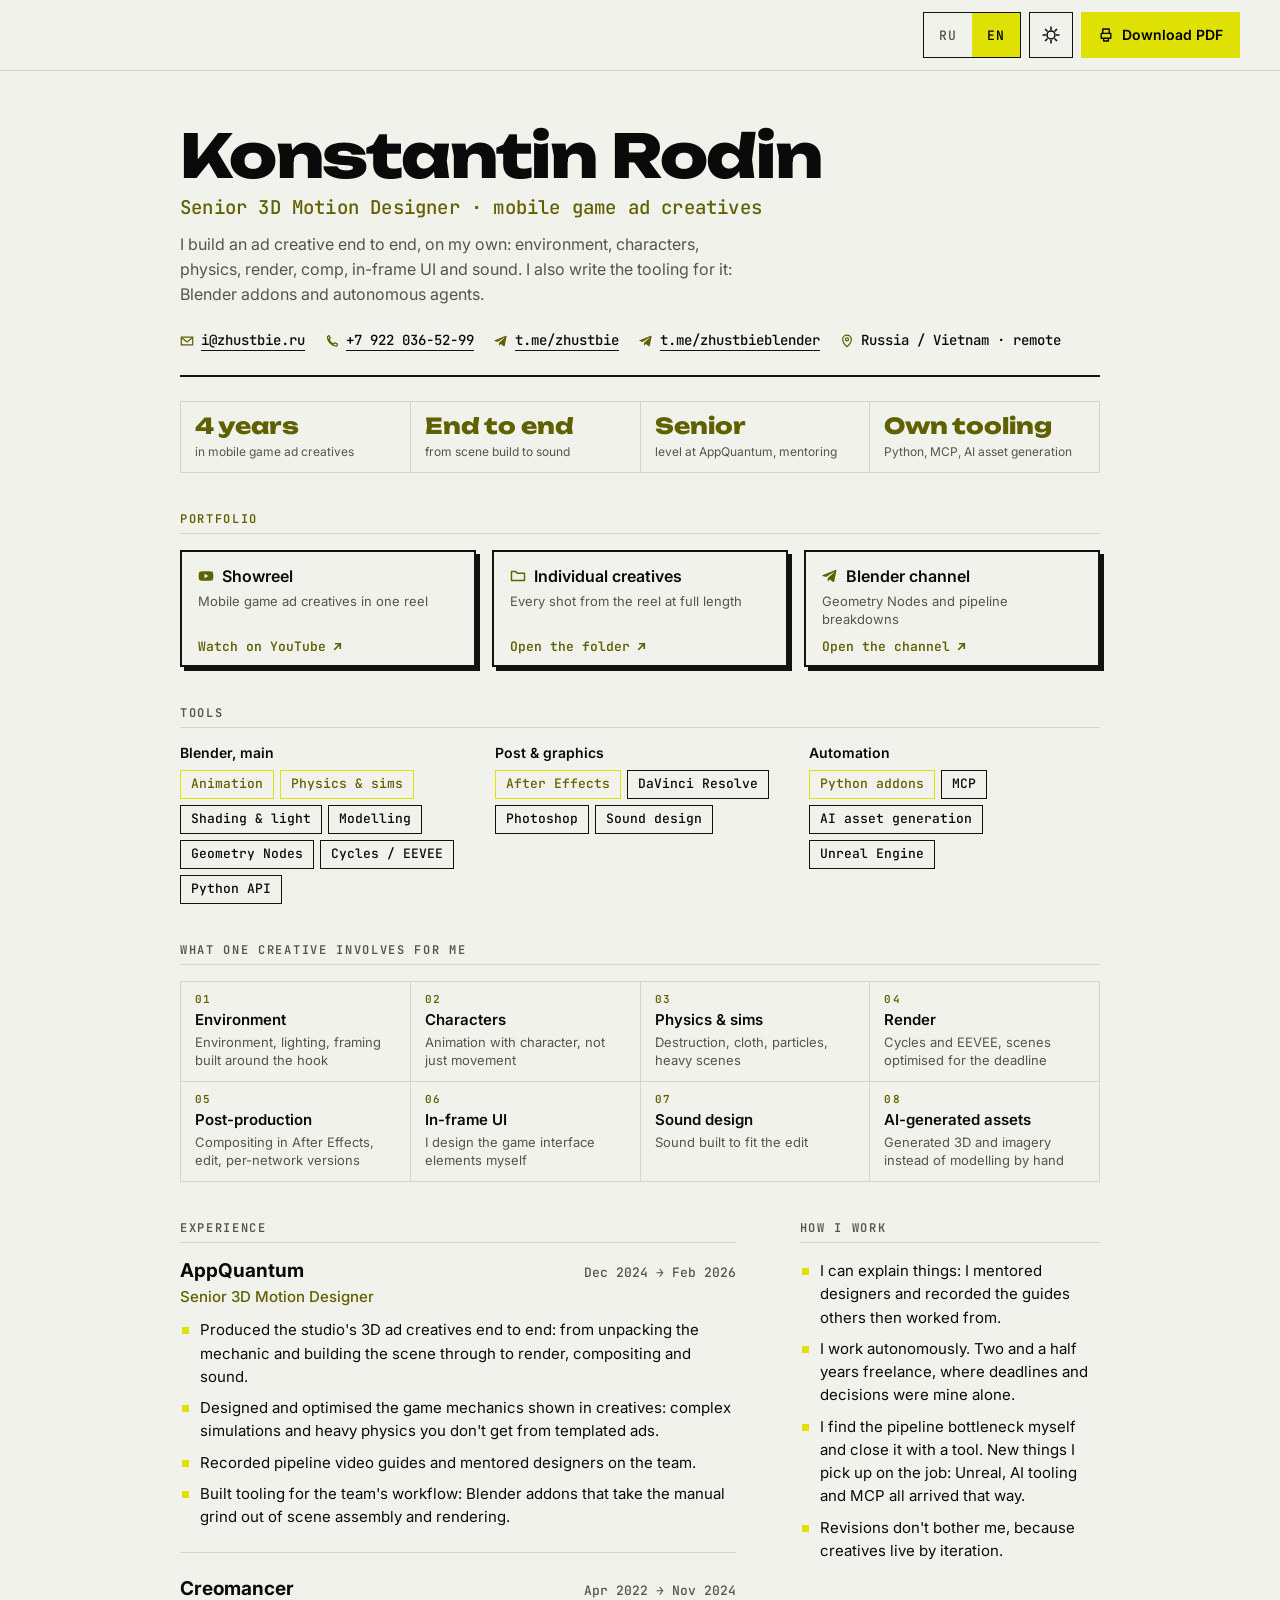
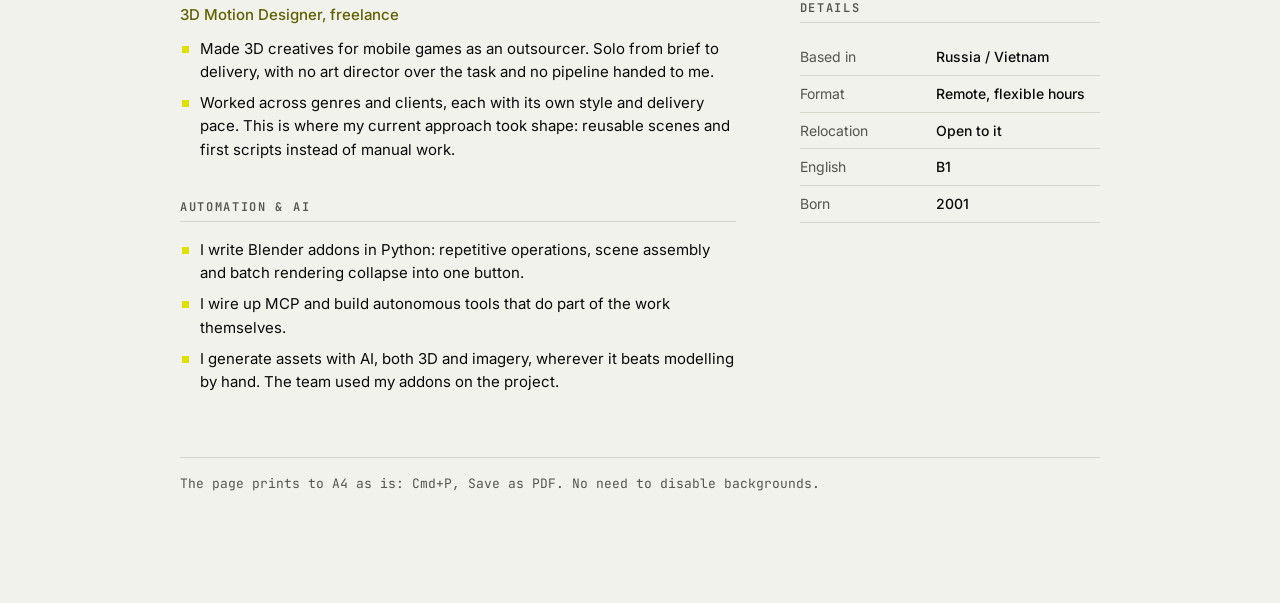
<file: cv/index.html>
<!doctype html>
<html lang="ru" data-theme="dark">
<head>
<meta charset="utf-8">
<meta name="viewport" content="width=device-width, initial-scale=1">
<title>Родин Константин · Senior 3D Motion Designer</title>
<meta name="description" content="Senior 3D Motion Designer. Креативы для мобильных игр целиком: сцена, анимация, физика, композ, звук. Пишу свои аддоны для Blender.">
<meta name="color-scheme" content="dark light">
<meta property="og:title" content="Родин Константин · Senior 3D Motion Designer">
<meta property="og:description" content="Креативы для мобильных игр целиком: сцена, анимация, физика, композ, звук. Плюс свои инструменты автоматизации.">
<meta property="og:type" content="profile">
<link rel="preconnect" href="https://fonts.googleapis.com">
<link rel="preconnect" href="https://fonts.gstatic.com" crossorigin>
<link rel="stylesheet" href="https://fonts.googleapis.com/css2?family=Inter:wght@400;500;600;700&family=JetBrains+Mono:wght@500;600&family=Unbounded:wght@700;800&display=swap">
<link rel="stylesheet" href="cv.css">
<link rel="icon" href="data:image/svg+xml,%3Csvg xmlns='http://www.w3.org/2000/svg' viewBox='0 0 32 32'%3E%3Crect width='32' height='32' fill='%23DFE104'/%3E%3Ctext x='16' y='24' font-family='monospace' font-size='22' font-weight='700' text-anchor='middle' fill='%23000'%3EK%3C/text%3E%3C/svg%3E">
<script>
  // Тему и язык ставим до первой отрисовки, чтобы не мигало.
  (function () {
    var d = document.documentElement;
    try {
      var th = localStorage.getItem('theme');
      if (th === 'light' || th === 'dark') d.dataset.theme = th;
      else if (matchMedia('(prefers-color-scheme: light)').matches) d.dataset.theme = 'light';
      var lg = localStorage.getItem('lang');
      d.lang = (lg === 'en' || lg === 'ru') ? lg
        : ((navigator.language || 'ru').slice(0, 2) === 'ru' ? 'ru' : 'en');
    } catch (err) { /* приватный режим, остаёмся на дефолте */ }
  })();
</script>
</head>
<body>

<!--
  Текст живёт в парах data-ru / data-en. Внутри узла лежит русский вариант,
  чтобы страница читалась и без JS. Меняешь текст, меняй в обоих местах.
  Печать настроена в cv.css, блок @media print: A4, светлая палитра, одна страница.
  Длинных тире в тексте нет намеренно.
-->

<a class="skip" href="#main" data-ru="К содержанию" data-en="Skip to content">К содержанию</a>

<div class="bar noprint">
  <div class="seg" role="group" aria-label="Язык / Language">
    <button type="button" class="seg__b" data-lang="ru" aria-pressed="true">RU</button>
    <button type="button" class="seg__b" data-lang="en" aria-pressed="false">EN</button>
  </div>
  <button type="button" class="icon-b" id="theme" aria-label="Сменить тему"
          data-label-ru="Сменить тему" data-label-en="Toggle theme">
    <svg viewBox="0 0 20 20" width="18" height="18" aria-hidden="true" focusable="false">
      <circle cx="10" cy="10" r="4.4" fill="none" stroke="currentColor" stroke-width="1.7"/>
      <path d="M10 1.4v2.2M10 16.4v2.2M1.4 10h2.2M16.4 10h2.2M4 4l1.6 1.6M14.4 14.4L16 16M16 4l-1.6 1.6M5.6 14.4L4 16"
            stroke="currentColor" stroke-width="1.7" stroke-linecap="square"/>
    </svg>
  </button>
  <button type="button" class="btn" id="print">
    <svg viewBox="0 0 20 20" width="16" height="16" aria-hidden="true" focusable="false">
      <path d="M6 8V2.5h8V8M4 8h12v6h-3v3.5H7V14H4V8zM7 14h6" fill="none"
            stroke="currentColor" stroke-width="1.7" stroke-linejoin="round"/>
    </svg>
    <span data-ru="Скачать PDF" data-en="Download PDF">Скачать PDF</span>
  </button>
</div>

<main class="sheet" id="main">

  <header class="id">
    <h1 class="id__name" data-ru="Родин Константин" data-en="Konstantin Rodin">Родин Константин</h1>
    <p class="id__role" data-ru="Senior 3D Motion Designer · креативы для мобильных игр"
       data-en="Senior 3D Motion Designer · mobile game ad creatives">Senior 3D Motion Designer · креативы для мобильных игр</p>
    <p class="id__tag"
       data-ru="Собираю рекламный ролик целиком и в одиночку: локация, персонажи, физика, рендер, композ, UI и звук. Под это же пишу свои инструменты: аддоны для Blender и автономных агентов."
       data-en="I build an ad creative end to end, on my own: environment, characters, physics, render, comp, in-frame UI and sound. I also write the tooling for it: Blender addons and autonomous agents.">Собираю рекламный ролик целиком и в одиночку: локация, персонажи, физика, рендер, композ, UI и звук. Под это же пишу свои инструменты: аддоны для Blender и автономных агентов.</p>

    <ul class="id__contacts">
      <li><svg viewBox="0 0 16 16" width="14" height="14" aria-hidden="true" focusable="false"><path d="M1.5 3.5h13v9h-13z" fill="none" stroke="currentColor" stroke-width="1.4"/><path d="M1.5 4l6.5 5 6.5-5" fill="none" stroke="currentColor" stroke-width="1.4"/></svg><a href="mailto:i@zhustbie.ru">i@zhustbie.ru</a></li>
      <li><svg viewBox="0 0 16 16" width="14" height="14" aria-hidden="true" focusable="false"><path d="M4.5 1.8 6 4.6 4.6 6.2a9 9 0 0 0 5.2 5.2l1.6-1.4 2.8 1.5-.6 2.4c-4.9.5-11.2-5.8-10.7-10.7z" fill="none" stroke="currentColor" stroke-width="1.4" stroke-linejoin="round"/></svg><a href="tel:+79220365299">+7 922 036-52-99</a></li>
      <li><svg viewBox="0 0 24 24" width="14" height="14" aria-hidden="true" focusable="false"><path d="M21.6 4.3 18.4 20c-.24 1.06-.87 1.32-1.77.82l-4.9-3.6-2.36 2.27c-.26.26-.48.48-.99.48l.35-5 9.1-8.22c.4-.35-.09-.55-.62-.2L5.96 13.63l-4.84-1.5c-1.05-.33-1.07-1.05.22-1.56L20.24 2.9c.88-.32 1.65.2 1.36 1.4Z" fill="currentColor"/></svg><a href="https://t.me/zhustbie" rel="noopener">t.me/zhustbie</a></li>
      <li><svg viewBox="0 0 24 24" width="14" height="14" aria-hidden="true" focusable="false"><path d="M21.6 4.3 18.4 20c-.24 1.06-.87 1.32-1.77.82l-4.9-3.6-2.36 2.27c-.26.26-.48.48-.99.48l.35-5 9.1-8.22c.4-.35-.09-.55-.62-.2L5.96 13.63l-4.84-1.5c-1.05-.33-1.07-1.05.22-1.56L20.24 2.9c.88-.32 1.65.2 1.36 1.4Z" fill="currentColor"/></svg><a href="https://t.me/zhustbieblender" rel="noopener">t.me/zhustbieblender</a></li>
      <li><svg viewBox="0 0 16 16" width="14" height="14" aria-hidden="true" focusable="false"><path d="M8 14.5s5-4.6 5-8.3a5 5 0 1 0-10 0c0 3.7 5 8.3 5 8.3z" fill="none" stroke="currentColor" stroke-width="1.4" stroke-linejoin="round"/><circle cx="8" cy="6.1" r="1.8" fill="none" stroke="currentColor" stroke-width="1.4"/></svg><span data-ru="Россия / Вьетнам · удалённо" data-en="Russia / Vietnam · remote">Россия / Вьетнам · удалённо</span></li>
    </ul>
  </header>

  <ul class="stats">
    <li class="stat">
      <span class="stat__n" data-ru="4 года" data-en="4 years">4 года</span>
      <span class="stat__l" data-ru="в креативах для мобильных игр" data-en="in mobile game ad creatives">в креативах для мобильных игр</span>
    </li>
    <li class="stat">
      <span class="stat__n" data-ru="Весь ролик" data-en="End to end">Весь ролик</span>
      <span class="stat__l" data-ru="от сборки сцены до звука" data-en="from scene build to sound">от сборки сцены до звука</span>
    </li>
    <li class="stat">
      <span class="stat__n" data-ru="Senior" data-en="Senior">Senior</span>
      <span class="stat__l" data-ru="уровень в AppQuantum, менторство" data-en="level at AppQuantum, mentoring">уровень в AppQuantum, менторство</span>
    </li>
    <li class="stat">
      <span class="stat__n" data-ru="Свои аддоны" data-en="Own tooling">Свои аддоны</span>
      <span class="stat__l" data-ru="Python, MCP, генерация ассетов" data-en="Python, MCP, AI asset generation">Python, MCP, генерация ассетов</span>
    </li>
  </ul>

  <section class="sec band band--work">
    <h2 class="sec__h" data-ru="Портфолио" data-en="Portfolio">Портфолио</h2>
    <ul class="links">
      <li>
        <a href="https://youtube.com/shorts/SiLq6lMpyZw" rel="noopener">
          <span class="links__top">
            <svg viewBox="0 0 24 24" width="16" height="16" aria-hidden="true" focusable="false"><path d="M22.5 7.2a2.8 2.8 0 0 0-1.95-1.97C18.8 4.75 12 4.75 12 4.75s-6.8 0-8.55.48A2.8 2.8 0 0 0 1.5 7.2 29 29 0 0 0 1 12a29 29 0 0 0 .5 4.8 2.8 2.8 0 0 0 1.95 1.97c1.75.48 8.55.48 8.55.48s6.8 0 8.55-.48a2.8 2.8 0 0 0 1.95-1.97A29 29 0 0 0 23 12a29 29 0 0 0-.5-4.8ZM9.8 15.3V8.7l5.7 3.3-5.7 3.3Z" fill="currentColor"/></svg>
            <b data-ru="Шоурил" data-en="Showreel">Шоурил</b>
          </span>
          <span class="links__d" data-ru="Креативы для мобильных игр одним роликом" data-en="Mobile game ad creatives in one reel">Креативы для мобильных игр одним роликом</span>
          <span class="links__go">
            <span data-ru="Смотреть на YouTube" data-en="Watch on YouTube">Смотреть на YouTube</span>
            <svg viewBox="0 0 12 12" width="11" height="11" aria-hidden="true" focusable="false"><path d="M3 9L9 3M9 3H4.2M9 3v4.8" fill="none" stroke="currentColor" stroke-width="1.8" stroke-linecap="square"/></svg>
          </span>
        </a>
      </li>
      <li>
        <a href="https://drive.google.com/drive/folders/1ompWpY8P0w0VcyCHx4pkRHE7vA1CYTzW" rel="noopener">
          <span class="links__top">
            <svg viewBox="0 0 16 16" width="16" height="16" aria-hidden="true" focusable="false"><path d="M1.5 3.5h4.2l1.5 1.8h7.3v7.2h-13z" fill="none" stroke="currentColor" stroke-width="1.4" stroke-linejoin="round"/></svg>
            <b data-ru="Ролики по отдельности" data-en="Individual creatives">Ролики по отдельности</b>
          </span>
          <span class="links__d" data-ru="Все работы из рила полными версиями" data-en="Every shot from the reel at full length">Все работы из рила полными версиями</span>
          <span class="links__go">
            <span data-ru="Открыть папку" data-en="Open the folder">Открыть папку</span>
            <svg viewBox="0 0 12 12" width="11" height="11" aria-hidden="true" focusable="false"><path d="M3 9L9 3M9 3H4.2M9 3v4.8" fill="none" stroke="currentColor" stroke-width="1.8" stroke-linecap="square"/></svg>
          </span>
        </a>
      </li>
      <li>
        <a href="https://t.me/zhustbieblender" rel="noopener">
          <span class="links__top">
            <svg viewBox="0 0 24 24" width="16" height="16" aria-hidden="true" focusable="false"><path d="M21.6 4.3 18.4 20c-.24 1.06-.87 1.32-1.77.82l-4.9-3.6-2.36 2.27c-.26.26-.48.48-.99.48l.35-5 9.1-8.22c.4-.35-.09-.55-.62-.2L5.96 13.63l-4.84-1.5c-1.05-.33-1.07-1.05.22-1.56L20.24 2.9c.88-.32 1.65.2 1.36 1.4Z" fill="currentColor"/></svg>
            <b data-ru="Канал про Blender" data-en="Blender channel">Канал про Blender</b>
          </span>
          <span class="links__d" data-ru="Разборы Geometry Nodes и пайплайна" data-en="Geometry Nodes and pipeline breakdowns">Разборы Geometry Nodes и пайплайна</span>
          <span class="links__go">
            <span data-ru="Открыть канал" data-en="Open the channel">Открыть канал</span>
            <svg viewBox="0 0 12 12" width="11" height="11" aria-hidden="true" focusable="false"><path d="M3 9L9 3M9 3H4.2M9 3v4.8" fill="none" stroke="currentColor" stroke-width="1.8" stroke-linecap="square"/></svg>
          </span>
        </a>
      </li>
    </ul>
  </section>

  <section class="sec band">
    <h2 class="sec__h" data-ru="Инструменты" data-en="Tools">Инструменты</h2>
    <div class="skills">
      <div class="skill">
        <p class="skill__h" data-ru="Blender, основной" data-en="Blender, main">Blender, основной</p>
        <ul class="tags">
          <li class="tag tag--key" data-ru="Анимация" data-en="Animation">Анимация</li>
          <li class="tag tag--key" data-ru="Физика и симуляции" data-en="Physics &amp; sims">Физика и симуляции</li>
          <li class="tag" data-ru="Шейдинг и свет" data-en="Shading &amp; light">Шейдинг и свет</li>
          <li class="tag" data-ru="Моделинг" data-en="Modelling">Моделинг</li>
          <li class="tag">Geometry Nodes</li>
          <li class="tag">Cycles / EEVEE</li>
          <li class="tag">Python API</li>
        </ul>
      </div>
      <div class="skill">
        <p class="skill__h" data-ru="Постпрод и графика" data-en="Post &amp; graphics">Постпрод и графика</p>
        <ul class="tags">
          <li class="tag tag--key">After Effects</li>
          <li class="tag">DaVinci Resolve</li>
          <li class="tag">Photoshop</li>
          <li class="tag" data-ru="Саунд-дизайн" data-en="Sound design">Саунд-дизайн</li>
        </ul>
      </div>
      <div class="skill">
        <p class="skill__h" data-ru="Автоматизация" data-en="Automation">Автоматизация</p>
        <ul class="tags">
          <li class="tag tag--key" data-ru="Аддоны на Python" data-en="Python addons">Аддоны на Python</li>
          <li class="tag">MCP</li>
          <li class="tag" data-ru="Генерация ассетов" data-en="AI asset generation">Генерация ассетов</li>
          <li class="tag">Unreal Engine</li>
        </ul>
      </div>
    </div>
  </section>

  <section class="sec band">
    <h2 class="sec__h" data-ru="Что закрываю в одном ролике" data-en="What one creative involves for me">Что закрываю в одном ролике</h2>
    <ul class="pipe">
      <li>
        <span class="pipe__n">01</span>
        <span class="pipe__t" data-ru="Локация и сцена" data-en="Environment">Локация и сцена</span>
        <span class="pipe__d" data-ru="Окружение, свет, композиция кадра под хук" data-en="Environment, lighting, framing built around the hook">Окружение, свет, композиция кадра под хук</span>
      </li>
      <li>
        <span class="pipe__n">02</span>
        <span class="pipe__t" data-ru="Персонажи" data-en="Characters">Персонажи</span>
        <span class="pipe__d" data-ru="Анимация и характер движения" data-en="Animation with character, not just movement">Анимация и характер движения</span>
      </li>
      <li>
        <span class="pipe__n">03</span>
        <span class="pipe__t" data-ru="Физика и симуляции" data-en="Physics &amp; sims">Физика и симуляции</span>
        <span class="pipe__d" data-ru="Разрушения, ткань, частицы, тяжёлые сцены" data-en="Destruction, cloth, particles, heavy scenes">Разрушения, ткань, частицы, тяжёлые сцены</span>
      </li>
      <li>
        <span class="pipe__n">04</span>
        <span class="pipe__t" data-ru="Рендер" data-en="Render">Рендер</span>
        <span class="pipe__d" data-ru="Cycles и EEVEE, оптимизация сцены под сроки" data-en="Cycles and EEVEE, scenes optimised for the deadline">Cycles и EEVEE, оптимизация сцены под сроки</span>
      </li>
      <li>
        <span class="pipe__n">05</span>
        <span class="pipe__t" data-ru="Постпродакшн" data-en="Post-production">Постпродакшн</span>
        <span class="pipe__d" data-ru="Композ в After Effects, монтаж, версии под площадки" data-en="Compositing in After Effects, edit, per-network versions">Композ в After Effects, монтаж, версии под площадки</span>
      </li>
      <li>
        <span class="pipe__n">06</span>
        <span class="pipe__t" data-ru="UI в кадре" data-en="In-frame UI">UI в кадре</span>
        <span class="pipe__d" data-ru="Интерфейс и элементы игры рисую сам" data-en="I design the game interface elements myself">Интерфейс и элементы игры рисую сам</span>
      </li>
      <li>
        <span class="pipe__n">07</span>
        <span class="pipe__t" data-ru="Саунд-дизайн" data-en="Sound design">Саунд-дизайн</span>
        <span class="pipe__d" data-ru="Звук собираю под монтаж" data-en="Sound built to fit the edit">Звук собираю под монтаж</span>
      </li>
      <li>
        <span class="pipe__n">08</span>
        <span class="pipe__t" data-ru="Ассеты через нейросети" data-en="AI-generated assets">Ассеты через нейросети</span>
        <span class="pipe__d" data-ru="Генерация 3D и изображений вместо ручного моделинга" data-en="Generated 3D and imagery instead of modelling by hand">Генерация 3D и изображений вместо ручного моделинга</span>
      </li>
    </ul>
  </section>

  <div class="cols">

    <div>
      <section class="sec">
        <h2 class="sec__h" data-ru="Опыт работы" data-en="Experience">Опыт работы</h2>

        <article class="job">
          <div class="job__top">
            <span class="job__co">AppQuantum</span>
            <span class="job__when" data-ru="дек 2024 → фев 2026" data-en="Dec 2024 → Feb 2026">дек 2024 → фев 2026</span>
          </div>
          <p class="job__role" data-ru="Senior 3D Motion Designer" data-en="Senior 3D Motion Designer">Senior 3D Motion Designer</p>
          <ul class="bullets">
            <li data-ru="Делал 3D-креативы для проектов студии целиком: от разбора механики и сборки сцены до рендера, композа и звука."
                data-en="Produced the studio's 3D ad creatives end to end: from unpacking the mechanic and building the scene through to render, compositing and sound.">Делал 3D-креативы для проектов студии целиком: от разбора механики и сборки сцены до рендера, композа и звука.</li>
            <li data-ru="Разрабатывал и оптимизировал игровые механики для роликов: сложные симуляции и большие объёмы физики, которых не бывает в шаблонных креативах."
                data-en="Designed and optimised the game mechanics shown in creatives: complex simulations and heavy physics you don't get from templated ads.">Разрабатывал и оптимизировал игровые механики для роликов: сложные симуляции и большие объёмы физики, которых не бывает в шаблонных креативах.</li>
            <li data-ru="Снимал обучающие видео-гайды по пайплайну и вёл менторство дизайнеров команды."
                data-en="Recorded pipeline video guides and mentored designers on the team.">Снимал обучающие видео-гайды по пайплайну и вёл менторство дизайнеров команды.</li>
            <li data-ru="Собирал инструменты под задачи команды: аддоны для Blender, которые убирают ручную рутину из сборки сцен и рендера."
                data-en="Built tooling for the team's workflow: Blender addons that take the manual grind out of scene assembly and rendering.">Собирал инструменты под задачи команды: аддоны для Blender, которые убирают ручную рутину из сборки сцен и рендера.</li>
          </ul>
        </article>

        <article class="job">
          <div class="job__top">
            <span class="job__co">Creomancer</span>
            <span class="job__when" data-ru="апр 2022 → ноя 2024" data-en="Apr 2022 → Nov 2024">апр 2022 → ноя 2024</span>
          </div>
          <p class="job__role" data-ru="3D Motion Designer, фриланс" data-en="3D Motion Designer, freelance">3D Motion Designer, фриланс</p>
          <ul class="bullets">
            <li data-ru="Делал 3D-креативы для мобильных игр на аутсорсе. В одиночку от брифа до сдачи, без арт-директора над задачей и без готового пайплайна."
                data-en="Made 3D creatives for mobile games as an outsourcer. Solo from brief to delivery, with no art director over the task and no pipeline handed to me.">Делал 3D-креативы для мобильных игр на аутсорсе. В одиночку от брифа до сдачи, без арт-директора над задачей и без готового пайплайна.</li>
            <li data-ru="Работал в разных жанрах и с разными заказчиками, у каждого свой стиль и темп сдачи. Здесь сложился нынешний подход: переиспользуемые сцены и первые скрипты вместо ручной работы."
                data-en="Worked across genres and clients, each with its own style and delivery pace. This is where my current approach took shape: reusable scenes and first scripts instead of manual work.">Работал в разных жанрах и с разными заказчиками, у каждого свой стиль и темп сдачи. Здесь сложился нынешний подход: переиспользуемые сцены и первые скрипты вместо ручной работы.</li>
          </ul>
        </article>
      </section>

      <section class="sec">
        <h2 class="sec__h" data-ru="Автоматизация и нейросети" data-en="Automation &amp; AI">Автоматизация и нейросети</h2>
        <ul class="bullets">
          <li data-ru="Пишу аддоны для Blender на Python: повторяющиеся операции, сборка сцен и батч-рендер уходят в одну кнопку."
              data-en="I write Blender addons in Python: repetitive operations, scene assembly and batch rendering collapse into one button.">Пишу аддоны для Blender на Python: повторяющиеся операции, сборка сцен и батч-рендер уходят в одну кнопку.</li>
          <li data-ru="Подключаю MCP и собираю автономные инструменты, которые делают часть работы сами."
              data-en="I wire up MCP and build autonomous tools that do part of the work themselves.">Подключаю MCP и собираю автономные инструменты, которые делают часть работы сами.</li>
          <li data-ru="Генерирую ассеты нейросетями, 3D и изображения, там где это быстрее ручного моделинга. Аддонами пользовалась команда на проекте."
              data-en="I generate assets with AI, both 3D and imagery, wherever it beats modelling by hand. The team used my addons on the project.">Генерирую ассеты нейросетями, 3D и изображения, там где это быстрее ручного моделинга. Аддонами пользовалась команда на проекте.</li>
        </ul>
      </section>
    </div>

    <aside>
      

      <section class="sec">
        <h2 class="sec__h" data-ru="Как я работаю" data-en="How I work">Как я работаю</h2>
        <ul class="bullets">
          <li data-ru="Умею объяснять: вёл менторство и записывал гайды, по которым потом работали другие."
              data-en="I can explain things: I mentored designers and recorded the guides others then worked from.">Умею объяснять: вёл менторство и записывал гайды, по которым потом работали другие.</li>
          <li data-ru="Работаю автономно. Два с половиной года фриланса, где сроки и решения были только на мне."
              data-en="I work autonomously. Two and a half years freelance, where deadlines and decisions were mine alone.">Работаю автономно. Два с половиной года фриланса, где сроки и решения были только на мне.</li>
          <li data-ru="Узкое место в пайплайне нахожу сам и закрываю инструментом. Новое осваиваю на ходу: Unreal, нейросети и MCP пришли в работу именно так."
              data-en="I find the pipeline bottleneck myself and close it with a tool. New things I pick up on the job: Unreal, AI tooling and MCP all arrived that way.">Узкое место в пайплайне нахожу сам и закрываю инструментом. Новое осваиваю на ходу: Unreal, нейросети и MCP пришли в работу именно так.</li>
          <li data-ru="Спокойно отношусь к правкам, потому что креатив живёт итерациями."
              data-en="Revisions don't bother me, because creatives live by iteration.">Спокойно отношусь к правкам, потому что креатив живёт итерациями.</li>
        </ul>
      </section>

      <section class="sec">
        <h2 class="sec__h" data-ru="О себе" data-en="Details">О себе</h2>
        <dl class="facts">
          <div>
            <dt data-ru="Где я" data-en="Based in">Где я</dt>
            <dd data-ru="Россия / Вьетнам" data-en="Russia / Vietnam">Россия / Вьетнам</dd>
          </div>
          <div>
            <dt data-ru="Формат" data-en="Format">Формат</dt>
            <dd data-ru="Удалённо, гибкий график" data-en="Remote, flexible hours">Удалённо, гибкий график</dd>
          </div>
          <div>
            <dt data-ru="Переезд" data-en="Relocation">Переезд</dt>
            <dd data-ru="Возможен" data-en="Open to it">Возможен</dd>
          </div>
          <div>
            <dt data-ru="Английский" data-en="English">Английский</dt>
            <dd data-ru="B1" data-en="B1">B1</dd>
          </div>
          <div>
            <dt data-ru="Год рождения" data-en="Born">Год рождения</dt>
            <dd data-ru="2001" data-en="2001">2001</dd>
          </div>
        </dl>
      </section>
    </aside>

  </div>

  <p class="foot noprint"
     data-ru="Страница печатается в A4 без правок: Cmd+P, «Сохранить как PDF». Фон отключать не нужно."
     data-en="The page prints to A4 as is: Cmd+P, Save as PDF. No need to disable backgrounds.">Страница печатается в A4 без правок: Cmd+P, «Сохранить как PDF». Фон отключать не нужно.</p>

</main>

<script src="cv.js"></script>
</body>
</html>
</file>
<file: cv/cv.css>
/* Токены наследуют портфолио: тёмная — база, светлая перекрывает. */
:root {
  --bg: #0A0A0B;
  --bg-2: #101012;
  --fg: #F4F4F0;
  --muted: #9A9A93;
  --card: #131315;
  --border: #2B2B30;
  --line: #1E1E22;
  --accent: #DFE104;
  --accent-ink: #DFE104;
  --on-accent: #000000;
  --shadow: none;

  --sp-1: 8px;  --sp-2: 16px; --sp-3: 24px;
  --sp-4: 40px; --sp-5: 64px; --sp-6: 96px;

  --f-disp: "Unbounded", "Inter", system-ui, sans-serif;
  --f-body: "Inter", system-ui, -apple-system, "Segoe UI", sans-serif;
  --f-mono: "JetBrains Mono", ui-monospace, "SF Mono", Menlo, monospace;

  --t: 120ms cubic-bezier(.2, .7, .3, 1);
}

[data-theme="light"] {
  --bg: #F2F2EC;
  --bg-2: #E8E8E0;
  --fg: #0A0A0B;
  --muted: #55554E;
  --card: #FFFFFF;
  --border: #12120F;
  --line: #D6D6CC;
  --accent-ink: #5F6100;   /* 5.8:1 на #F2F2EC */
  --shadow: 4px 4px 0 var(--border);
}

*, *::before, *::after { box-sizing: border-box; }

body {
  margin: 0;
  background: var(--bg);
  color: var(--fg);
  font: 400 16px/1.55 var(--f-body);
  -webkit-font-smoothing: antialiased;
}

ul { list-style: none; margin: 0; padding: 0; }
a { color: inherit; }

:where(a, button):focus-visible {
  outline: 3px solid var(--accent);
  outline-offset: 3px;
}

.skip {
  position: absolute; left: -9999px; top: 0; z-index: 50;
  background: var(--accent); color: var(--on-accent);
  padding: 12px 16px; font-weight: 600;
}
.skip:focus { left: 8px; top: 8px; }

/* ── Панель управления ──────────────────────────────── */
.bar {
  position: sticky; top: 0; z-index: 20;
  display: flex; justify-content: flex-end; gap: var(--sp-1);
  padding: 12px clamp(16px, 4vw, 40px);
  background: color-mix(in srgb, var(--bg) 88%, transparent);
  backdrop-filter: blur(8px);
  border-bottom: 1px solid var(--line);
}

.seg { display: flex; border: 1px solid var(--border); }
.seg__b {
  min-height: 44px; min-width: 48px;
  background: transparent; color: var(--muted);
  border: 0; font: 500 13px/1 var(--f-mono); letter-spacing: .04em;
  cursor: pointer; transition: color var(--t), background var(--t);
}
.seg__b[aria-pressed="true"] { background: var(--accent); color: var(--on-accent); }
.seg__b:hover:not([aria-pressed="true"]) { color: var(--fg); }

.icon-b {
  display: grid; place-items: center;
  min-width: 44px; min-height: 44px;
  background: transparent; color: var(--fg);
  border: 1px solid var(--border); cursor: pointer;
  transition: background var(--t), color var(--t);
}
.icon-b:hover { background: var(--accent); color: var(--on-accent); border-color: var(--accent); }

.btn {
  display: inline-flex; align-items: center; gap: 8px;
  min-height: 44px; padding: 0 16px;
  background: var(--accent); color: var(--on-accent);
  border: 1px solid var(--accent);
  font: 600 14px/1 var(--f-body); cursor: pointer;
  transition: filter var(--t);
}
.btn:hover { filter: brightness(1.08); }

/* ── Каркас ─────────────────────────────────────────── */
.sheet {
  max-width: 1000px;
  margin: 0 auto;
  padding: clamp(24px, 5vw, 56px) clamp(16px, 4vw, 40px) var(--sp-6);
}

/* ── Шапка ──────────────────────────────────────────── */
.id { border-bottom: 2px solid var(--border); padding-bottom: var(--sp-3); }

.id__name {
  margin: 0;
  font: 800 clamp(34px, 7vw, 60px)/0.98 var(--f-disp);
  letter-spacing: -0.02em;
}

.id__role {
  margin: 10px 0 0;
  font: 500 clamp(15px, 2.4vw, 19px)/1.3 var(--f-mono);
  color: var(--accent-ink);
  letter-spacing: .01em;
}

.id__tag { margin: 12px 0 0; max-width: 58ch; color: var(--muted); }

.id__contacts {
  display: flex; flex-wrap: wrap; gap: 6px 20px;
  margin-top: var(--sp-3);
  font: 500 14px/1.4 var(--f-mono);
}
.id__contacts a { text-decoration: none; border-bottom: 1px solid var(--border); }
.id__contacts a:hover { border-color: var(--accent); color: var(--accent-ink); }
.id__contacts li { display: flex; align-items: center; gap: 7px; }
.id__contacts svg { flex: none; color: var(--accent-ink); }

/* ── Цифры ──────────────────────────────────────────── */
.stats {
  display: grid; gap: 1px;
  grid-template-columns: 1fr;
  margin: var(--sp-3) 0;
  background: var(--line);
  border: 1px solid var(--line);
}
/* Только 1, 2 или 4 колонки: при трёх остаётся пустая ячейка. */
@media (min-width: 480px) { .stats { grid-template-columns: repeat(2, 1fr); } }
@media (min-width: 900px) { .stats { grid-template-columns: repeat(4, 1fr); } }
.stat { background: var(--bg); padding: 12px 14px; }
.stat__n {
  display: block;
  font: 800 clamp(17px, 2.1vw, 22px)/1.1 var(--f-disp);
  color: var(--accent-ink);
}
.stat__l { display: block; margin-top: 5px; font-size: 12px; color: var(--muted); line-height: 1.35; }

/* ── Колонки ────────────────────────────────────────── */
.cols { display: grid; gap: var(--sp-4); }
@media (min-width: 900px) {
  .cols { grid-template-columns: minmax(0, 1.85fr) minmax(0, 1fr); gap: var(--sp-5); }
}

.sec + .sec { margin-top: var(--sp-4); }

.sec__h {
  margin: 0 0 var(--sp-2);
  padding-bottom: 8px;
  border-bottom: 1px solid var(--line);
  font: 600 12px/1 var(--f-mono);
  letter-spacing: .14em; text-transform: uppercase;
  color: var(--muted);
}

/* ── Опыт ───────────────────────────────────────────── */
.job + .job { margin-top: var(--sp-3); padding-top: var(--sp-3); border-top: 1px solid var(--line); }

.job__top { display: flex; flex-wrap: wrap; align-items: baseline; gap: 4px 12px; }
.job__co { font: 700 19px/1.25 var(--f-body); }
.job__when { margin-left: auto; font: 500 13px/1.4 var(--f-mono); color: var(--muted); white-space: nowrap; }
.job__role { margin: 4px 0 12px; font: 500 15px/1.3 var(--f-body); color: var(--accent-ink); }

.bullets li {
  position: relative;
  padding-left: 20px;
  margin-top: 8px;
  font-size: 15px;
}
.bullets li::before {
  content: ""; position: absolute; left: 2px; top: 9px;
  width: 7px; height: 7px; background: var(--accent);
}

/* ── Полосы во всю ширину ───────────────────────────── */
.band { margin-top: var(--sp-4); }
.band--work .sec__h { color: var(--accent-ink); }

.skills { display: grid; gap: var(--sp-3); }
@media (min-width: 720px) { .skills { grid-template-columns: repeat(3, 1fr); } }

/* ── Пайплайн ───────────────────────────────────────── */
.band { margin: var(--sp-4) 0; }

.pipe {
  display: grid; gap: 1px;
  grid-template-columns: 1fr;
  background: var(--line); border: 1px solid var(--line);
}
/* Восемь пунктов: 1, 2 или 4 колонки — иначе последний ряд рваный. */
@media (min-width: 480px) { .pipe { grid-template-columns: repeat(2, 1fr); } }
@media (min-width: 900px) { .pipe { grid-template-columns: repeat(4, 1fr); } }

.pipe li { background: var(--bg); padding: 12px 14px; }
.pipe__n {
  display: block;
  font: 600 11px/1 var(--f-mono); letter-spacing: .12em;
  color: var(--accent-ink);
}
.pipe__t { display: block; margin-top: 6px; font: 600 15px/1.25 var(--f-body); }
.pipe__d { display: block; margin-top: 3px; font-size: 13px; line-height: 1.4; color: var(--muted); }

/* ── Теги ───────────────────────────────────────────── */
.tags { display: flex; flex-wrap: wrap; gap: 6px; }
.tag {
  padding: 5px 10px;
  border: 1px solid var(--border);
  font: 500 13px/1.3 var(--f-mono);
  color: var(--fg);
}
.tag--key { border-color: var(--accent); color: var(--accent-ink); }

.skill__h { margin: 0 0 8px; font: 600 14px/1.3 var(--f-body); }

/* ── Ссылки-карточки ────────────────────────────────── */
.links { display: grid; gap: var(--sp-2); }
@media (min-width: 720px) { .links { grid-template-columns: repeat(3, 1fr); } }

.links a {
  display: flex; flex-direction: column; height: 100%;
  padding: 14px 16px 12px;
  border: 2px solid var(--border); box-shadow: var(--shadow);
  text-decoration: none; cursor: pointer;
  transition: transform var(--t), border-color var(--t), background var(--t);
}
.links a:hover {
  border-color: var(--accent);
  background: color-mix(in srgb, var(--accent) 10%, transparent);
  transform: translate(-2px, -2px);
}
.links a:focus-visible { outline: 3px solid var(--accent); outline-offset: 3px; }

.links__top { display: flex; align-items: center; gap: 8px; color: var(--accent-ink); }
.links b { font: 600 16px/1.25 var(--f-body); color: var(--fg); }
.links__d { display: block; margin: 6px 0 0; font-size: 13px; line-height: 1.4; color: var(--muted); }

/* Явная подпись действия: по карточке видно, что она ведёт наружу. */
.links__go {
  display: flex; align-items: center; gap: 6px;
  margin-top: auto; padding-top: 12px;
  font: 600 13px/1 var(--f-mono);
  color: var(--accent-ink);
}
.links a:hover .links__go svg { transform: translate(2px, -2px); }
.links__go svg { transition: transform var(--t); }

/* ── Факты ──────────────────────────────────────────── */
.facts { font-size: 14px; }
.facts div { display: flex; gap: 10px; padding: 7px 0; border-bottom: 1px solid var(--line); }
.facts dt { flex: 0 0 42%; color: var(--muted); margin: 0; }
.facts dd { margin: 0; font-weight: 500; }

.foot {
  margin-top: var(--sp-5); padding-top: var(--sp-2);
  border-top: 1px solid var(--line);
  font: 400 13px/1.5 var(--f-mono); color: var(--muted);
}

@media (prefers-reduced-motion: reduce) {
  * { transition: none !important; animation: none !important; }
  .links a:hover { transform: none; }
}

/* ── Печать: чистый A4 ──────────────────────────────── */
@page { size: A4; margin: 9mm 11mm; }

@media print {
  :root {
    --bg: #FFFFFF; --bg-2: #FFFFFF; --fg: #000000; --muted: #444444;
    --card: #FFFFFF; --border: #000000; --line: #BBBBBB;
    --accent: #8A8C00; --accent-ink: #5F6100; --on-accent: #FFFFFF;
    --shadow: none;
  }
  html, body { background: #FFFFFF !important; color: #000 !important; }
  body { font-size: 9pt; line-height: 1.36; }

  .bar, .skip, .foot { display: none !important; }
  .sheet { max-width: none; margin: 0; padding: 0; }

  .id__name { font-size: 21pt; }
  .id { padding-bottom: 9px; }
  .id__role { font-size: 10pt; }
  .id__tag  { font-size: 8.6pt; max-width: none; margin-top: 7px; }
  .id__contacts { margin-top: 8px; font-size: 8.4pt; gap: 2px 14px; }

  .stats { margin: 6px 0; gap: 0; border-color: #BBB; grid-template-columns: repeat(4, 1fr); }
  .stat { padding: 4px 8px; border-right: 1px solid #BBB; }
  .stat:last-child { border-right: 0; }
  .stat__n { font-size: 10.5pt; }
  .stat__l { font-size: 7pt; margin-top: 2px; }

  .cols { grid-template-columns: minmax(0, 1.9fr) minmax(0, 1fr); gap: 22px; }
  .sec + .sec { margin-top: 8px; }
  .sec__h { font-size: 7.6pt; margin-bottom: 5px; padding-bottom: 4px; }

  .job + .job { margin-top: 8px; padding-top: 8px; }
  .job__co { font-size: 11pt; }
  .job__when, .job__role { font-size: 8.4pt; }
  .job__role { margin: 1px 0 5px; }
  .bullets li { font-size: 8.6pt; margin-top: 2px; padding-left: 12px; }
  .bullets li::before { width: 4px; height: 4px; top: 6px; left: 0; background: #000; }

  .band { margin: 8px 0; }
  .pipe { border-color: #BBB; grid-template-columns: repeat(4, 1fr); }
  .pipe li { padding: 2px 7px; }
  .pipe__n { font-size: 7pt; }
  .pipe__t { font-size: 8.4pt; margin-top: 2px; }
  .pipe__d { font-size: 7.4pt; margin-top: 1px; line-height: 1.3; }

  .tag { font-size: 7.8pt; padding: 1px 5px; }
  /* Портфолио: рамка остаётся, чтобы на бумаге блок читался карточками. */
  .band { margin-top: 7px; }
  .links { grid-template-columns: repeat(3, 1fr); gap: 8px; }
  .links a { padding: 5px 8px; border: 1px solid #000; }
  .links b { font-size: 9pt; }
  .links__d { font-size: 7.6pt; margin-top: 3px; }
  .links__go { padding-top: 5px; font-size: 7.4pt; }
  .id__contacts svg, .links__top { color: #000; }
  .links__go { color: #333; }

  .skills { grid-template-columns: repeat(3, 1fr); gap: 14px; }
  .skill__h { font-size: 9pt; margin-bottom: 4px; }
  .tags { gap: 3px; }
  .facts div { padding: 4px 0; }
  .facts { font-size: 8.2pt; }

  /* Ничего не рвём посередине */
  .id, .stats, .job, .skill, .links li, .sec, .pipe li, .links a { break-inside: avoid; page-break-inside: avoid; }

  a { text-decoration: none; color: #000 !important; }
}
</file>
